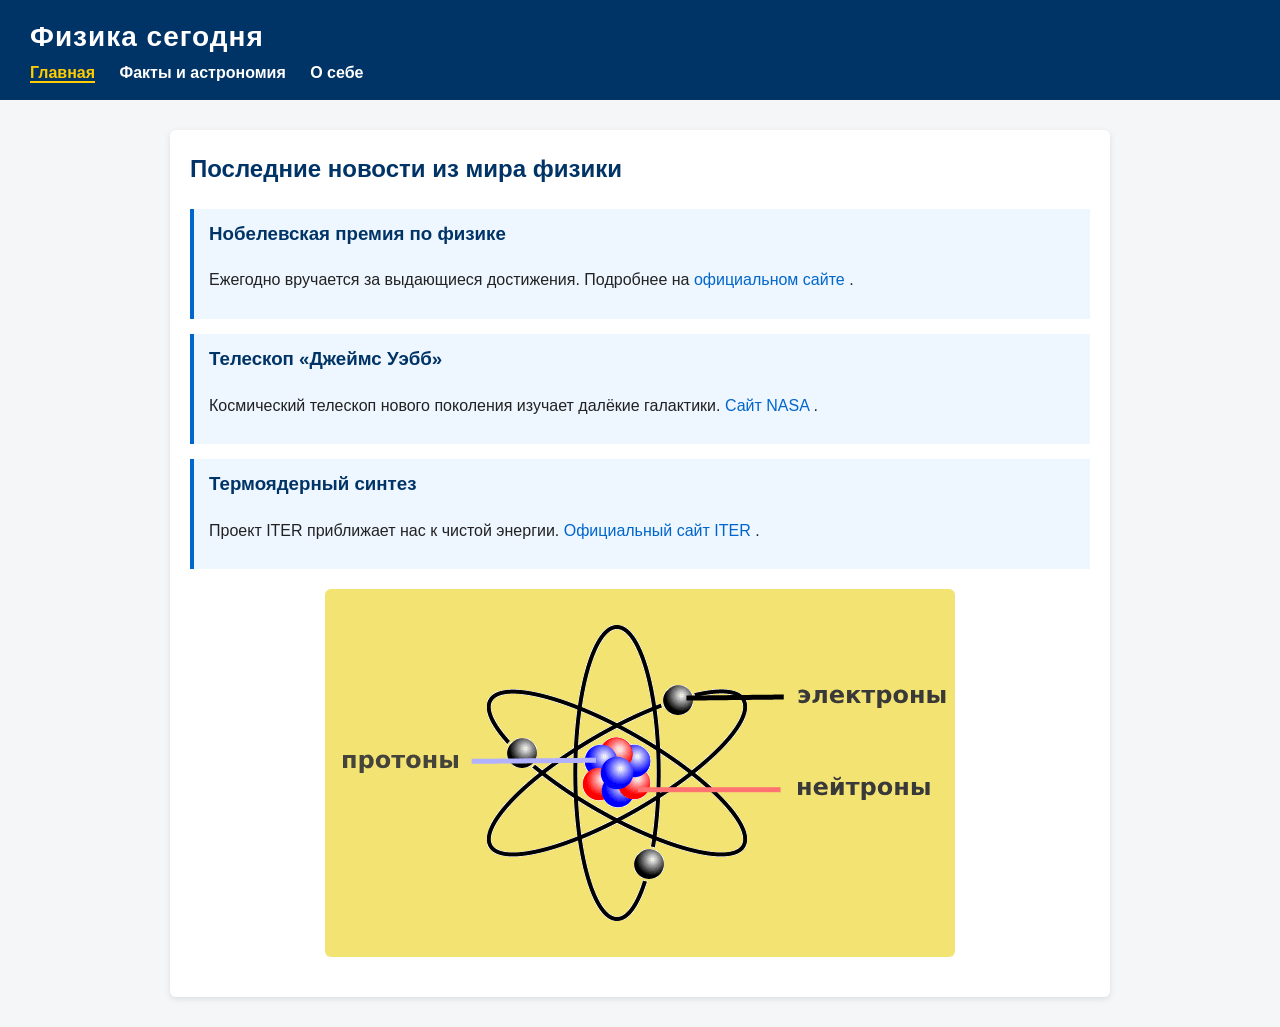
<file: lab2/index.html>
<!doctype html>
<html lang="ru">
  <head>
    <meta charset="UTF-8" />
    <title>Физика сегодня – Главная</title>
    <link rel="stylesheet" href="css/style.css" />
  </head>
  <body>
    <header class="header">
      <h1 id="site-title">Физика сегодня</h1>
      <nav>
        <a href="index.html" class="active">Главная</a>
        <a href="html/facts.html">Факты и астрономия</a>
        <a href="html/about.html">О себе</a>
      </nav>
    </header>

    <main>
      <h2>Последние новости из мира физики</h2>

      <div class="news-item">
        <h3>Нобелевская премия по физике</h3>
        <p>
          Ежегодно вручается за выдающиеся достижения. Подробнее на
          <a href="https://www.nobelprize.org/prizes/physics/" target="_blank">официальном сайте</a>
          .
        </p>
      </div>

      <div class="news-item">
        <h3>Телескоп «Джеймс Уэбб»</h3>
        <p>
          Космический телескоп нового поколения изучает далёкие галактики.
          <a href="https://webb.nasa.gov/" target="_blank">Сайт NASA</a>
          .
        </p>
      </div>

      <div class="news-item">
        <h3>Термоядерный синтез</h3>
        <p>
          Проект ITER приближает нас к чистой энергии.
          <a href="https://www.iter.org/" target="_blank">Официальный сайт ITER</a>
          .
        </p>
      </div>

      <img src="images/atom.jpg" alt="Модель атома" class="page-image" />
    </main>
  </body>
</html>
</file>
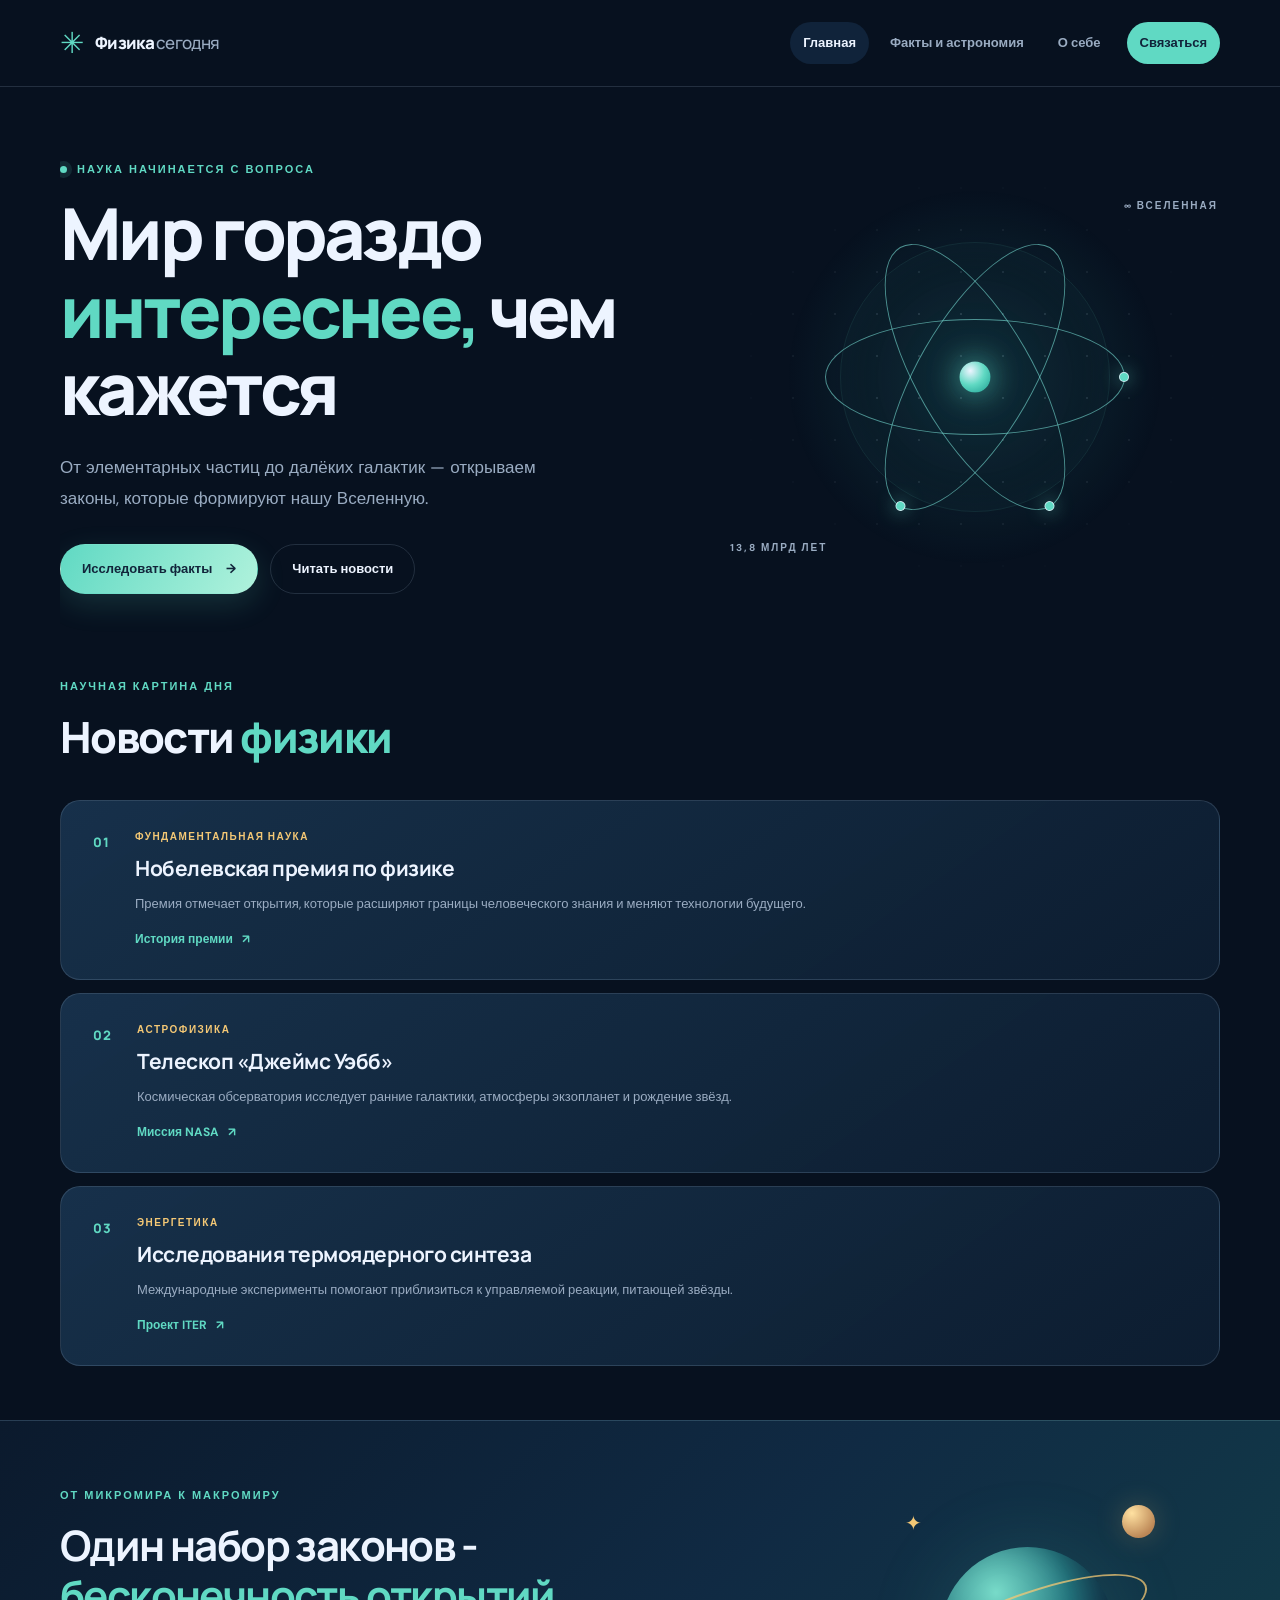
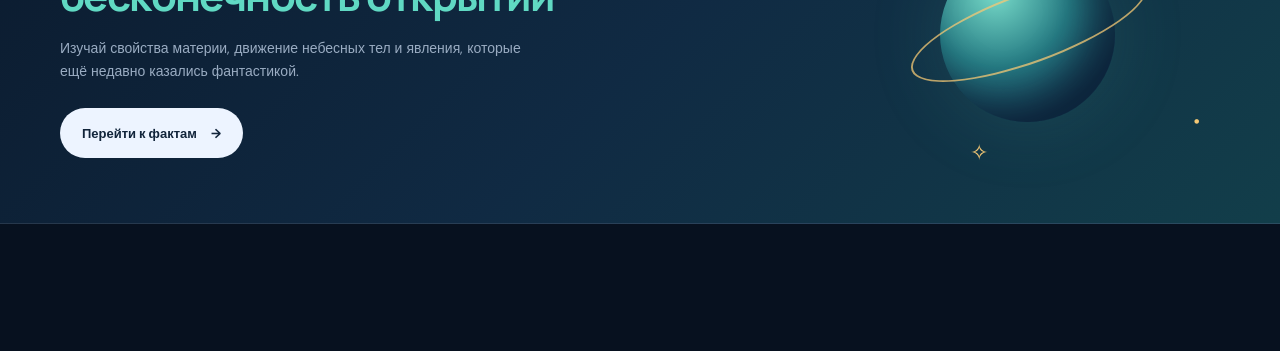
<file: lab4/index.html>
<!doctype html>
<html lang="ru" class="page-home">
<head>
  <meta charset="UTF-8">
  <meta name="viewport" content="width=device-width, initial-scale=1.0">
  <meta name="description" content="Физика сегодня - новости науки, интересные факты и астрономия.">
  <title>Физика сегодня - главная</title>
  <link rel="icon" href="images/atom.svg" type="image/svg+xml">
  <script>
    if (!window.matchMedia || !window.matchMedia('(prefers-reduced-motion: reduce)').matches) {
      document.documentElement.classList.add('motion-enabled');
    }
  </script>
  <link rel="stylesheet" href="css/style.css">
  <script src="js/main.js" defer></script>
</head>
<body>
  <header class="site-header">
    <div class="site-header__inner container">
      <a class="brand" href="index.html" aria-label="Физика сегодня - главная">
        <span class="brand__mark" aria-hidden="true">✳</span>
        <span class="brand__text">Физика <span>сегодня</span></span>
      </a>
      <nav class="site-nav" aria-label="Основная навигация">
        <a class="site-nav__link site-nav__link--active" href="index.html" aria-current="page">Главная</a>
        <a class="site-nav__link" href="html/facts.html">Факты и астрономия</a>
        <a class="site-nav__link" href="html/about.html">О себе</a>
        <a class="site-nav__link site-nav__link--accent" href="html/contact.html">Связаться</a>
      </nav>
    </div>
  </header>

  <main>
    <section class="hero container">
      <div class="hero__content">
        <p class="eyebrow"><span class="eyebrow__dot"></span> Наука начинается с вопроса</p>
        <h1 class="hero__title">Мир гораздо <span>интереснее,</span> чем кажется</h1>
        <p class="hero__text">От элементарных частиц до далёких галактик — открываем законы, которые формируют нашу Вселенную.</p>
        <div class="hero__actions">
          <a class="button button--primary" href="html/facts.html">Исследовать факты <span aria-hidden="true">→</span></a>
          <a class="button button--ghost" href="#news">Читать новости</a>
        </div>
      </div>
      <div class="hero__visual" aria-label="Стилизованная модель атома" role="img">
        <div class="atom-art">
          <span class="atom-art__core"></span>
          <span class="atom-art__orbit atom-art__orbit--one"><i></i></span>
          <span class="atom-art__orbit atom-art__orbit--two"><i></i></span>
          <span class="atom-art__orbit atom-art__orbit--three"><i></i></span>
          <span class="atom-art__halo"></span>
        </div>
        <span class="hero__visual-label hero__visual-label--top">∞ Вселенная</span>
        <span class="hero__visual-label hero__visual-label--bottom">13,8 млрд лет</span>
      </div>
    </section>


    <section class="section section--news container" id="news">
      <div class="section-heading">
        <div>
          <p class="eyebrow">Научная картина дня</p>
          <h2 class="section-heading__title">Новости <span>физики</span></h2>
        </div>
      </div>

      <div class="news-list">
        <article class="news-card">
          <div class="news-card__number">01</div>
          <div class="news-card__body">
            <p class="news-card__tag">Фундаментальная наука</p>
            <h3>Нобелевская премия по физике</h3>
            <p>Премия отмечает открытия, которые расширяют границы человеческого знания и меняют технологии будущего.</p>
            <a class="text-link" href="https://www.nobelprize.org/prizes/physics/" target="_blank" rel="noopener noreferrer">История премии <span aria-hidden="true">↗</span></a>
          </div>
        </article>

        <article class="news-card">
          <div class="news-card__number">02</div>
          <div class="news-card__body">
            <p class="news-card__tag">Астрофизика</p>
            <h3>Телескоп «Джеймс Уэбб»</h3>
            <p>Космическая обсерватория исследует ранние галактики, атмосферы экзопланет и рождение звёзд.</p>
            <a class="text-link" href="https://webb.nasa.gov/" target="_blank" rel="noopener noreferrer">Миссия NASA <span aria-hidden="true">↗</span></a>
          </div>
        </article>

        <article class="news-card">
          <div class="news-card__number">03</div>
          <div class="news-card__body">
            <p class="news-card__tag">Энергетика</p>
            <h3>Исследования термоядерного синтеза</h3>
            <p>Международные эксперименты помогают приблизиться к управляемой реакции, питающей звёзды.</p>
            <a class="text-link" href="https://www.iter.org/" target="_blank" rel="noopener noreferrer">Проект ITER <span aria-hidden="true">↗</span></a>
          </div>
        </article>
      </div>
    </section>

    <section class="feature-band">
      <div class="container feature-band__inner">
        <div class="feature-band__copy">
          <p class="eyebrow">От микромира к макромиру</p>
          <h2>Один набор законов - <span>бесконечность открытий</span></h2>
          <p>Изучай свойства материи, движение небесных тел и явления, которые ещё недавно казались фантастикой.</p>
          <a class="button button--light" href="html/facts.html">Перейти к фактам <span aria-hidden="true">→</span></a>
        </div>
        <div class="feature-band__art" aria-hidden="true">
          <div class="planet planet--large"></div>
          <div class="planet planet--small"></div>
          <div class="planet__ring"></div>
          <span class="feature-band__star feature-band__star--one">✦</span>
          <span class="feature-band__star feature-band__star--two">·</span>
          <span class="feature-band__star feature-band__star--three">✧</span>
        </div>
      </div>
    </section>
  </main>

  <footer class="site-footer">
    <div class="container site-footer__inner">
      <a class="brand brand--footer" href="index.html"><span class="brand__mark" aria-hidden="true">✳</span><span class="brand__text">Физика <span>сегодня</span></span></a>
      <p>Исследуй. Сомневайся. Открывай.</p>
    </div>
  </footer>
</body>
</html>
</file>
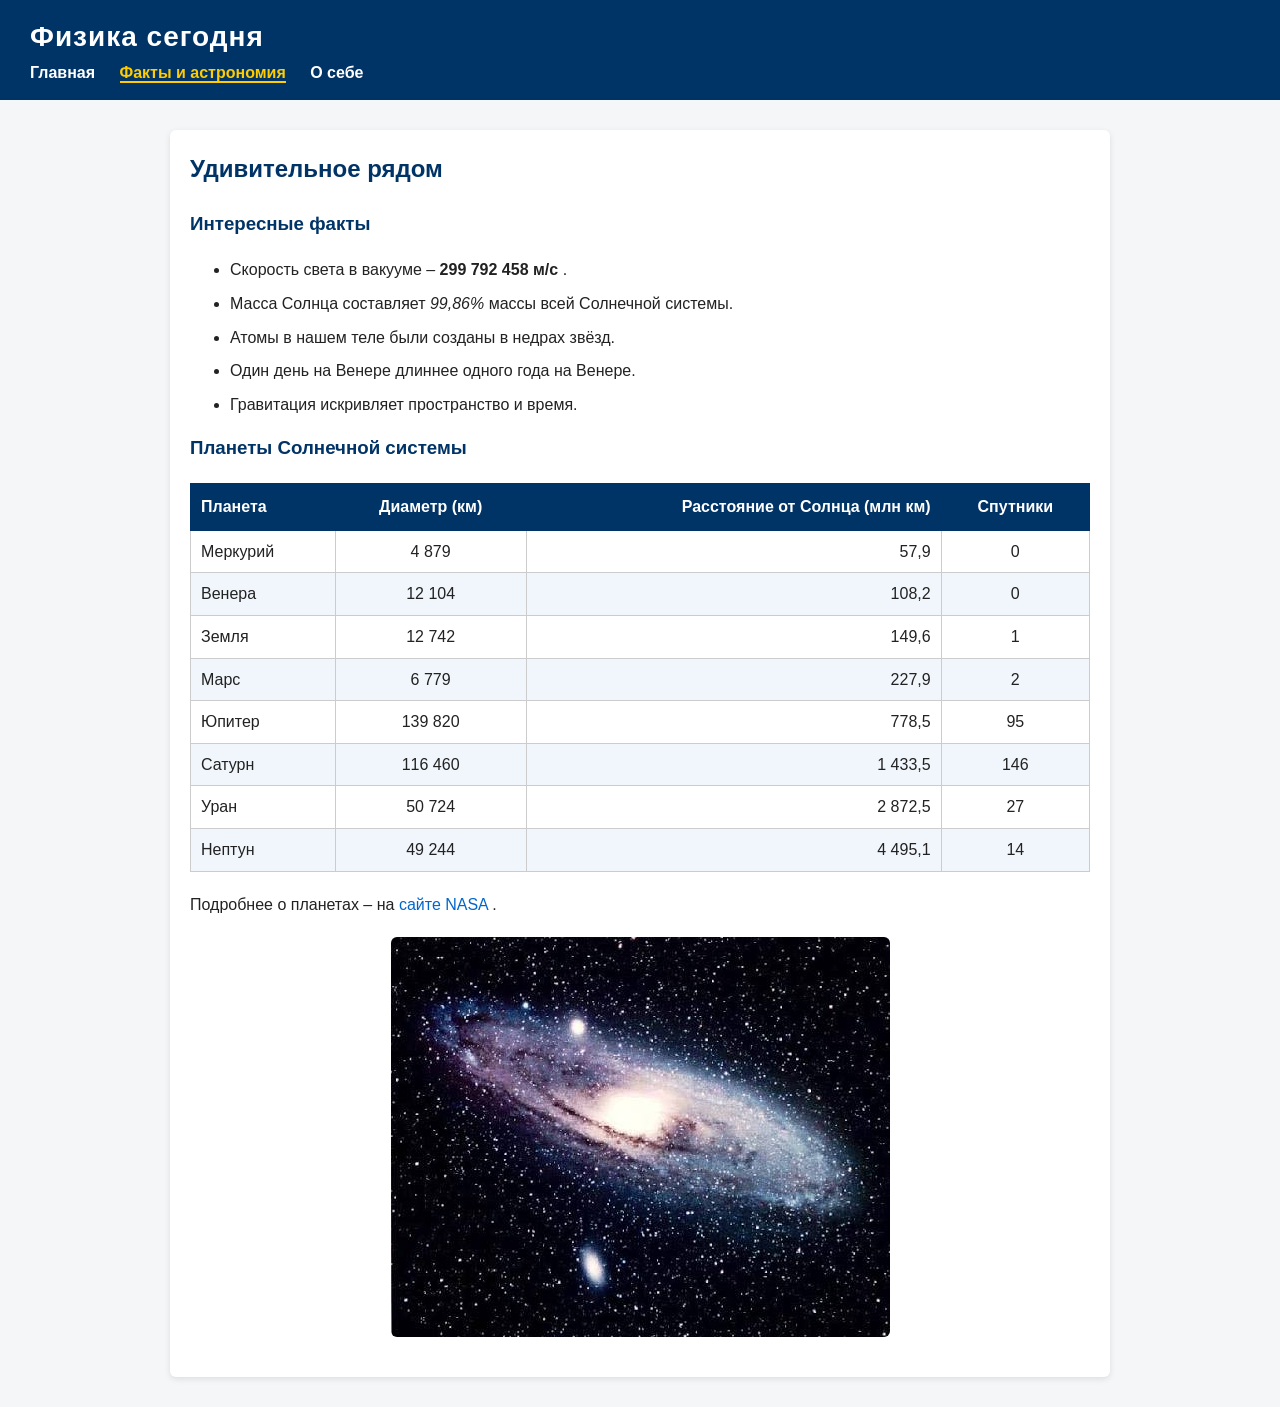
<file: lab2/html/facts.html>
<!doctype html>
<html lang="ru">
  <head>
    <meta charset="UTF-8" />
    <title>Физика сегодня – Факты</title>
    <link rel="stylesheet" href="../css/style.css" />
  </head>
  <body>
    <header class="header">
      <h1 id="site-title">Физика сегодня</h1>
      <nav>
        <a href="../index.html">Главная</a>
        <a href="facts.html" class="active">Факты и астрономия</a>
        <a href="about.html">О себе</a>
      </nav>
    </header>

    <main>
      <h2>Удивительное рядом</h2>

      <h3>Интересные факты</h3>
      <ul class="facts-list">
        <li>
          Скорость света в вакууме –
          <strong>299 792 458 м/с</strong>
          .
        </li>
        <li>
          Масса Солнца составляет
          <em>99,86%</em>
          массы всей Солнечной системы.
        </li>
        <li>Атомы в нашем теле были созданы в недрах звёзд.</li>
        <li>Один день на Венере длиннее одного года на Венере.</li>
        <li>Гравитация искривляет пространство и время.</li>
      </ul>

      <h3>Планеты Солнечной системы</h3>
      <table class="planets-table">
        <thead>
          <tr>
            <th class="left">Планета</th>
            <th class="center">Диаметр (км)</th>
            <th class="right">Расстояние от Солнца (млн км)</th>
            <th class="center">Спутники</th>
          </tr>
        </thead>
        <tbody>
          <tr>
            <td class="left">Меркурий</td>
            <td class="center">4 879</td>
            <td class="right">57,9</td>
            <td class="center">0</td>
          </tr>
          <tr>
            <td class="left">Венера</td>
            <td class="center">12 104</td>
            <td class="right">108,2</td>
            <td class="center">0</td>
          </tr>
          <tr>
            <td class="left">Земля</td>
            <td class="center">12 742</td>
            <td class="right">149,6</td>
            <td class="center">1</td>
          </tr>
          <tr>
            <td class="left">Марс</td>
            <td class="center">6 779</td>
            <td class="right">227,9</td>
            <td class="center">2</td>
          </tr>
          <tr>
            <td class="left">Юпитер</td>
            <td class="center">139 820</td>
            <td class="right">778,5</td>
            <td class="center">95</td>
          </tr>
          <tr>
            <td class="left">Сатурн</td>
            <td class="center">116 460</td>
            <td class="right">1 433,5</td>
            <td class="center">146</td>
          </tr>
          <tr>
            <td class="left">Уран</td>
            <td class="center">50 724</td>
            <td class="right">2 872,5</td>
            <td class="center">27</td>
          </tr>
          <tr>
            <td class="left">Нептун</td>
            <td class="center">49 244</td>
            <td class="right">4 495,1</td>
            <td class="center">14</td>
          </tr>
        </tbody>
      </table>

      <p>
        Подробнее о планетах – на
        <a href="https://solarsystem.nasa.gov/" target="_blank">сайте NASA</a>
        .
      </p>

      <img src="../images/space.jpg" alt="Космос" class="page-image" />
    </main>
  </body>
</html>
</file>
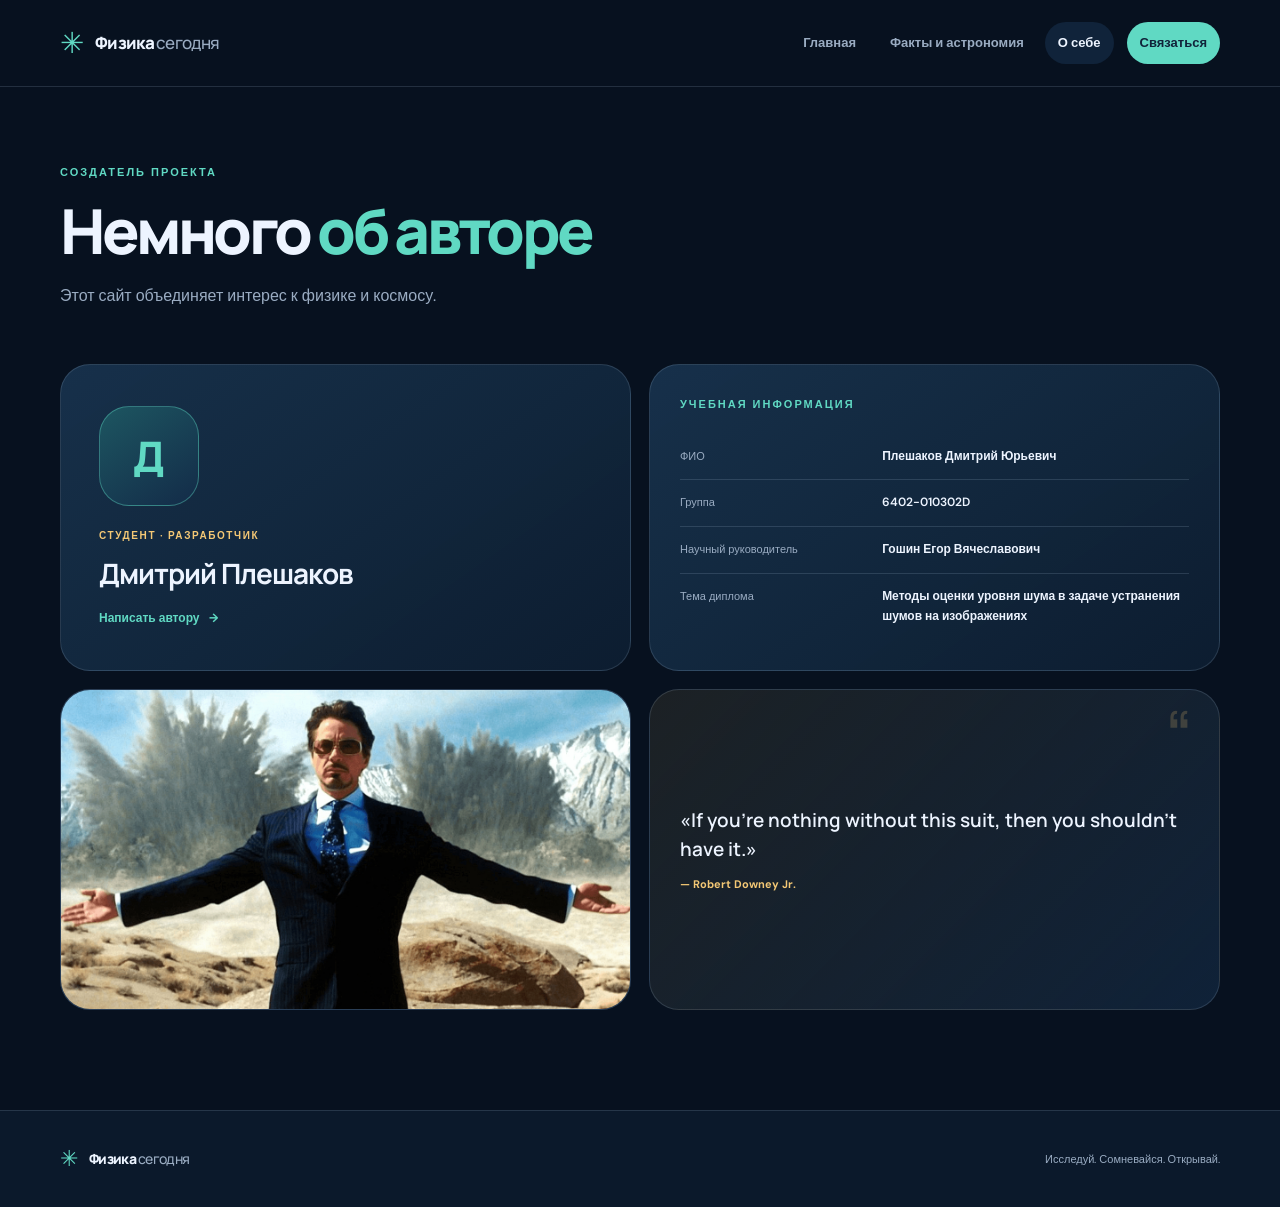
<file: lab4/html/about.html>
<!doctype html>
<html lang="ru">
<head>
  <meta charset="UTF-8">
  <meta name="viewport" content="width=device-width, initial-scale=1.0">
  <meta name="description" content="Информация об авторе учебного проекта Физика сегодня.">
  <title>Физика сегодня - о себе</title>
  <link rel="icon" href="../images/atom.svg" type="image/svg+xml">
  <link rel="stylesheet" href="../css/style.css">
  <script src="../js/main.js" defer></script>
</head>
<body>
  <header class="site-header">
    <div class="site-header__inner container">
      <a class="brand" href="../index.html" aria-label="Физика сегодня - главная"><span class="brand__mark" aria-hidden="true">✳</span><span class="brand__text">Физика <span>сегодня</span></span></a>
      <nav class="site-nav" aria-label="Основная навигация">
        <a class="site-nav__link" href="../index.html">Главная</a>
        <a class="site-nav__link" href="facts.html">Факты и астрономия</a>
        <a class="site-nav__link site-nav__link--active" href="about.html" aria-current="page">О себе</a>
        <a class="site-nav__link site-nav__link--accent" href="contact.html">Связаться</a>
      </nav>
    </div>
  </header>

  <main class="container page-main">
    <section class="page-hero page-hero--compact">
      <p class="eyebrow">Создатель проекта</p>
      <h1 class="page-hero__title">Немного <span>об авторе</span></h1>
      <p class="page-hero__text">Этот сайт объединяет интерес к физике и космосу.</p>
    </section>

    <section class="profile-layout">
      <article class="profile-card">
        <div class="profile-card__avatar" aria-hidden="true"><span>Д</span></div>
        <p class="profile-card__caption">Студент · Разработчик</p>
        <h2>Дмитрий Плешаков</h2>
        <a class="text-link" href="contact.html">Написать автору <span aria-hidden="true">→</span></a>
      </article>

      <div class="info-panel">
        <p class="eyebrow">Учебная информация</p>
        <dl class="info-list">
          <div class="info-list__row"><dt>ФИО</dt><dd>Плешаков Дмитрий Юрьевич</dd></div>
          <div class="info-list__row"><dt>Группа</dt><dd>6402-010302D</dd></div>
          <div class="info-list__row"><dt>Научный руководитель</dt><dd>Гошин Егор Вячеславович</dd></div>
          <div class="info-list__row"><dt>Тема диплома</dt><dd>Методы оценки уровня шума в задаче устранения шумов на изображениях</dd></div>
        </dl>
      </div>

      <figure class="profile-photo">
        <img class="profile-photo__image" src="../images/avatar.jpg" alt="Фотография Тони Карка" loading="eager" decoding="async" fetchpriority="high">
      </figure>

      <figure class="quote-card">
        <span class="quote-card__mark" aria-hidden="true">“</span>
        <blockquote>«If you're nothing without this suit, then you shouldn't have it.»</blockquote>
        <figcaption>— Robert Downey Jr.</figcaption>
      </figure>
    </section>

  </main>

  <footer class="site-footer"><div class="container site-footer__inner"><a class="brand brand--footer" href="../index.html"><span class="brand__mark" aria-hidden="true">✳</span><span class="brand__text">Физика <span>сегодня</span></span></a><p>Исследуй. Сомневайся. Открывай.</p></div></footer>
</body>
</html>
</file>
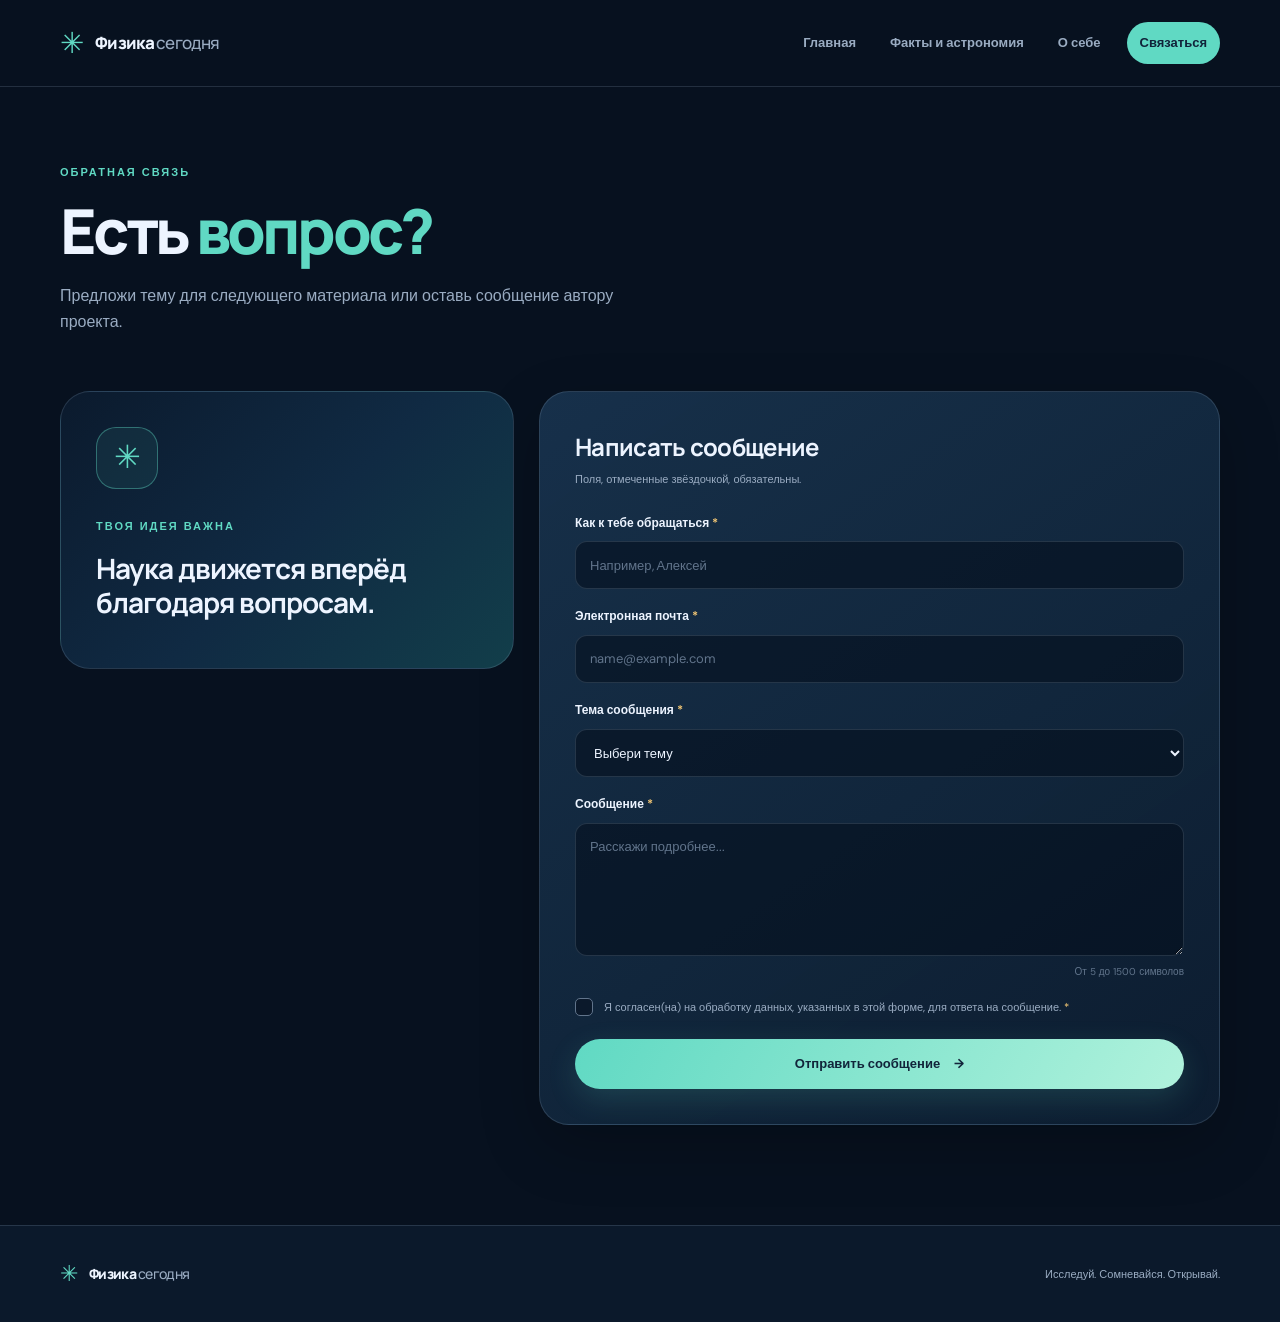
<file: lab4/html/contact.html>
<!doctype html>
<html lang="ru">
<head>
  <meta charset="UTF-8">
  <meta name="viewport" content="width=device-width, initial-scale=1.0">
  <meta name="description" content="Форма обратной связи проекта Физика сегодня.">
  <title>Физика сегодня - обратная связь</title>
  <link rel="icon" href="../images/atom.svg" type="image/svg+xml">
  <link rel="stylesheet" href="../css/style.css">
  <script src="../js/main.js" defer></script>
</head>
<body>
  <header class="site-header">
    <div class="site-header__inner container">
      <a class="brand" href="../index.html" aria-label="Физика сегодня - главная"><span class="brand__mark" aria-hidden="true">✳</span><span class="brand__text">Физика <span>сегодня</span></span></a>
      <nav class="site-nav" aria-label="Основная навигация">
        <a class="site-nav__link" href="../index.html">Главная</a>
        <a class="site-nav__link" href="facts.html">Факты и астрономия</a>
        <a class="site-nav__link" href="about.html">О себе</a>
        <a class="site-nav__link site-nav__link--accent site-nav__link--active" href="contact.html" aria-current="page">Связаться</a>
      </nav>
    </div>
  </header>

  <main class="container page-main">
    <section class="page-hero page-hero--compact">
      <p class="eyebrow">Обратная связь</p>
      <h1 class="page-hero__title">Есть <span>вопрос?</span></h1>
      <p class="page-hero__text">Предложи тему для следующего материала или оставь сообщение автору проекта.</p>
    </section>

    <section class="contact-layout">
      <aside class="contact-aside">
        <div class="contact-aside__orb" aria-hidden="true">✳</div>
        <p class="eyebrow">Твоя идея важна</p>
        <h2>Наука движется вперёд благодаря вопросам.</h2>
      </aside>

      <form class="contact-form" id="contact-form">
        <div class="contact-form__heading"><h2>Написать сообщение</h2><p>Поля, отмеченные звёздочкой, обязательны.</p></div>
        <div class="form-field">
          <label class="form-field__label" for="visitor-name">Как к тебе обращаться <span>*</span></label>
          <input class="form-field__control" id="visitor-name" name="name" type="text" placeholder="Например, Алексей" autocomplete="name" minlength="2" maxlength="80" required>
        </div>
        <div class="form-field">
          <label class="form-field__label" for="visitor-email">Электронная почта <span>*</span></label>
          <input class="form-field__control" id="visitor-email" name="email" type="email" placeholder="name@example.com" autocomplete="email" maxlength="120" required>
        </div>
        <div class="form-field">
          <label class="form-field__label" for="message-topic">Тема сообщения <span>*</span></label>
          <select class="form-field__control" id="message-topic" name="topic" required>
            <option value="" selected disabled>Выбери тему</option>
            <option value="Вопрос по физике">Вопрос по физике</option>
            <option value="Идея для статьи">Идея для статьи</option>
            <option value="Сотрудничество">Сотрудничество</option>
            <option value="Отзыв о сайте">Отзыв о сайте</option>
          </select>
        </div>
        <div class="form-field">
          <label class="form-field__label" for="visitor-message">Сообщение <span>*</span></label>
          <textarea class="form-field__control form-field__control--textarea" id="visitor-message" name="message" rows="5" placeholder="Расскажи подробнее..." minlength="5" maxlength="1500" required></textarea>
          <span class="form-field__hint">От 5 до 1500 символов</span>
        </div>
        <label class="consent-check" for="data-consent">
          <input id="data-consent" name="consent" type="checkbox" value="yes" required>
          <span class="consent-check__box" aria-hidden="true"></span>
          <span>Я согласен(на) на обработку данных, указанных в этой форме, для ответа на сообщение. <span>*</span></span>
        </label>
        <button class="button button--primary contact-form__submit" type="submit">Отправить сообщение <span aria-hidden="true">→</span></button>
      </form>
    </section>
  </main>

  <footer class="site-footer"><div class="container site-footer__inner"><a class="brand brand--footer" href="../index.html"><span class="brand__mark" aria-hidden="true">✳</span><span class="brand__text">Физика <span>сегодня</span></span></a><p>Исследуй. Сомневайся. Открывай.</p></div></footer>
</body>
</html>
</file>
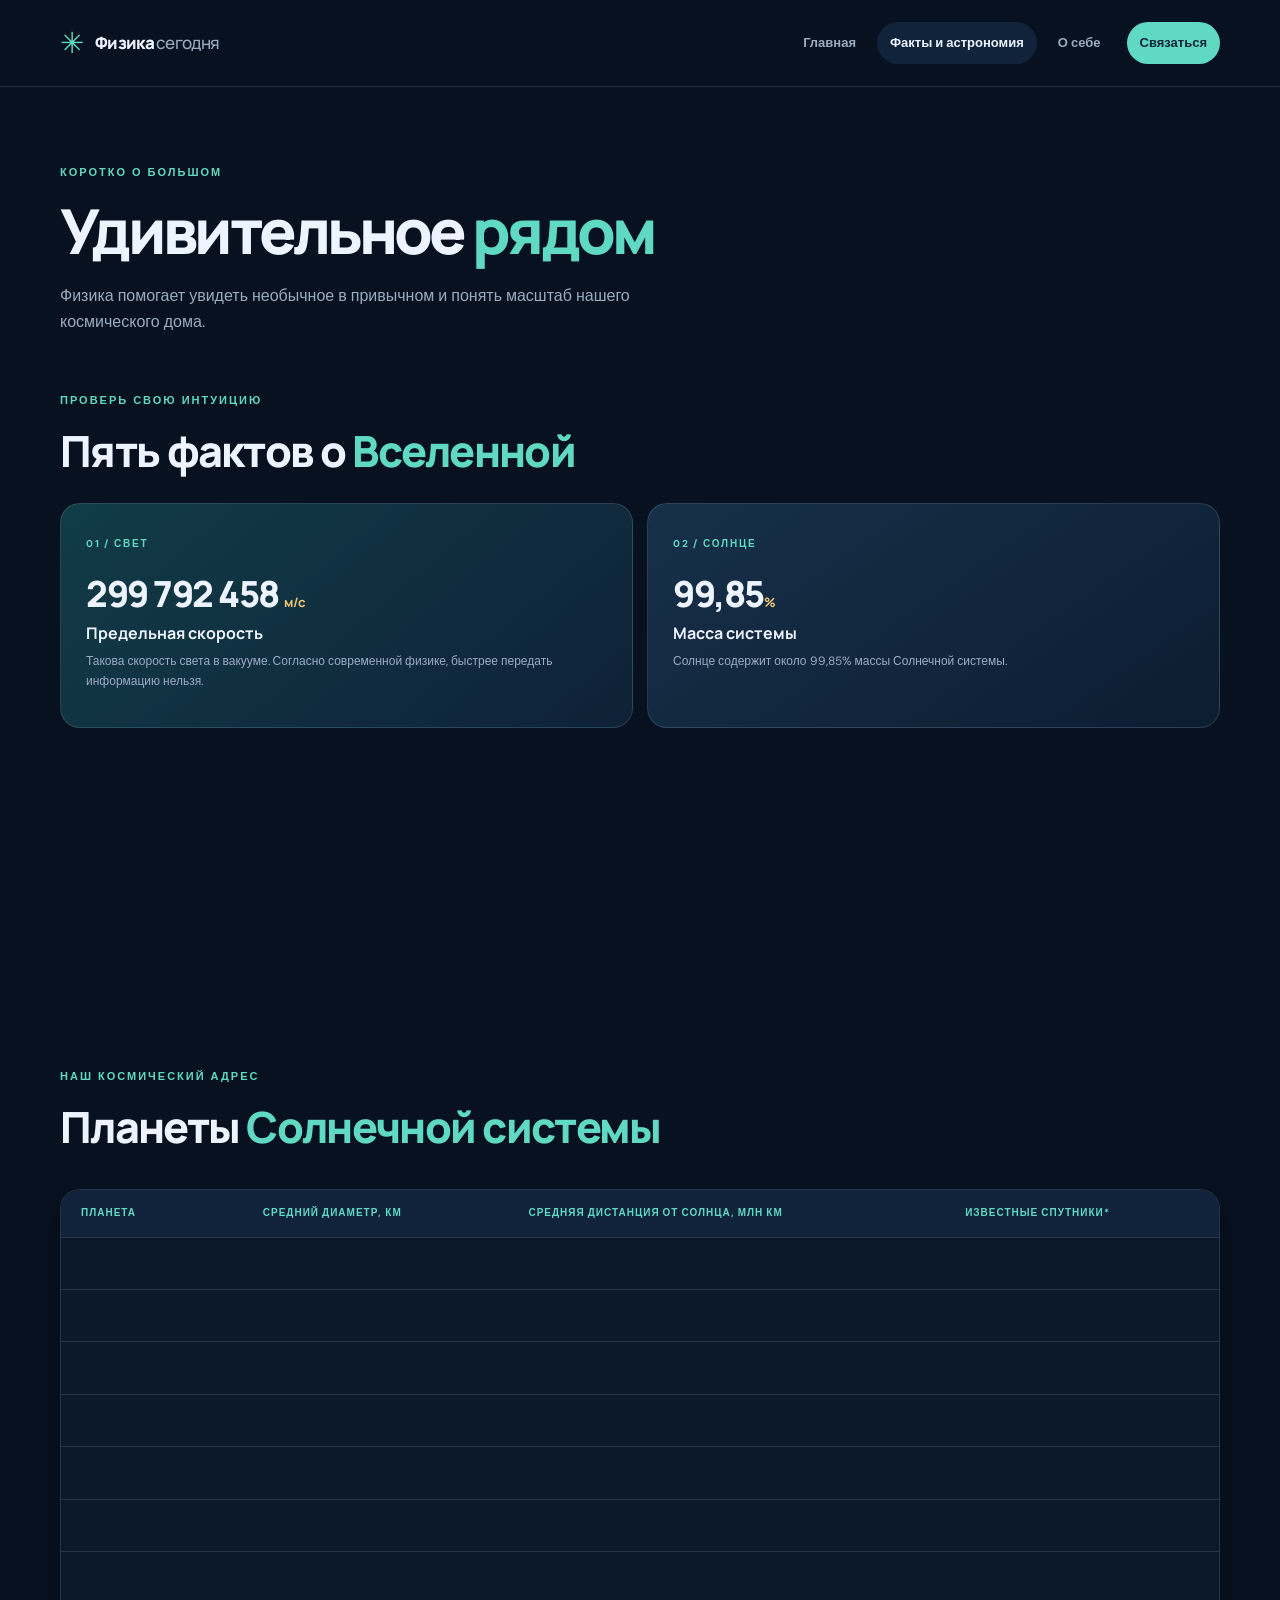
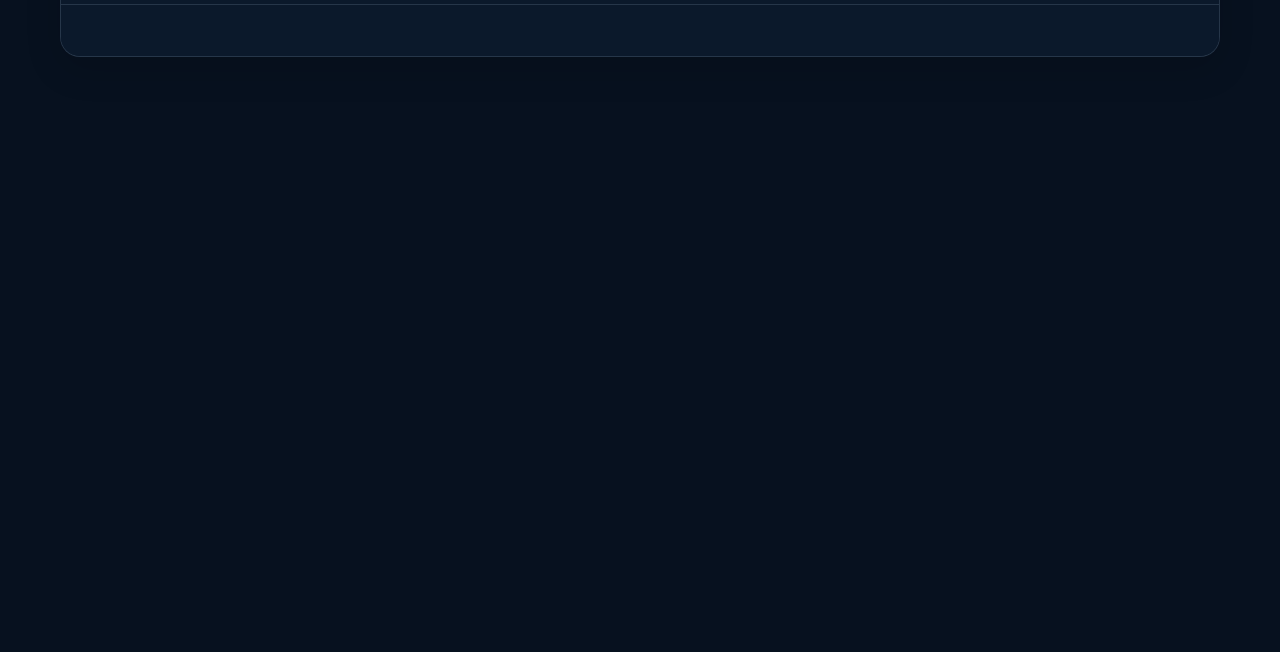
<file: lab4/html/facts.html>
<!doctype html>
<html lang="ru" class="page-facts">
<head>
  <meta charset="UTF-8">
  <meta name="viewport" content="width=device-width, initial-scale=1.0">
  <meta name="description" content="Удивительные факты физики и справочник планет Солнечной системы.">
  <title>Физика сегодня - факты и астрономия</title>
  <link rel="icon" href="../images/atom.svg" type="image/svg+xml">
  <script>
    if (!window.matchMedia || !window.matchMedia('(prefers-reduced-motion: reduce)').matches) {
      document.documentElement.classList.add('motion-enabled');
    }
  </script>
  <link rel="stylesheet" href="../css/style.css">
  <script src="../js/main.js" defer></script>
</head>
<body>
  <header class="site-header">
    <div class="site-header__inner container">
      <a class="brand" href="../index.html" aria-label="Физика сегодня - главная"><span class="brand__mark" aria-hidden="true">✳</span><span class="brand__text">Физика <span>сегодня</span></span></a>
      <nav class="site-nav" aria-label="Основная навигация">
        <a class="site-nav__link" href="../index.html">Главная</a>
        <a class="site-nav__link site-nav__link--active" href="facts.html" aria-current="page">Факты и астрономия</a>
        <a class="site-nav__link" href="about.html">О себе</a>
        <a class="site-nav__link site-nav__link--accent" href="contact.html">Связаться</a>
      </nav>
    </div>
  </header>

  <main class="container page-main">
    <section class="page-hero page-hero--compact">
      <p class="eyebrow">Коротко о большом</p>
      <h1 class="page-hero__title">Удивительное <span>рядом</span></h1>
      <p class="page-hero__text">Физика помогает увидеть необычное в привычном и понять масштаб нашего космического дома.</p>
    </section>

    <section class="section section--tight">
      <div class="section-heading section-heading--simple">
        <div><p class="eyebrow">Проверь свою интуицию</p><h2 class="section-heading__title">Пять фактов о <span>Вселенной</span></h2></div>
      </div>
      <div class="facts-grid">
        <article class="fact-card fact-card--featured">
          <span class="fact-card__index">01 / СВЕТ</span>
          <p class="fact-card__value">299 792 458 <small>м/с</small></p>
          <h3>Предельная скорость</h3>
          <p>Такова скорость света в вакууме. Согласно современной физике, быстрее передать информацию нельзя.</p>
        </article>
        <article class="fact-card">
          <span class="fact-card__index">02 / СОЛНЦЕ</span>
          <p class="fact-card__value">99,85<small>%</small></p>
          <h3>Масса системы</h3>
          <p>Солнце содержит около 99,85% массы Солнечной системы.</p>
        </article>
        <article class="fact-card">
          <span class="fact-card__index">03 / ЗВЁЗДЫ</span>
          <p class="fact-card__value">Звёздная <small>пыль</small></p>
          <h3>Мы - часть космоса</h3>
          <p>Многие элементы тяжелее водорода и гелия образовались внутри звёзд или при звёздных взрывах.</p>
        </article>
        <article class="fact-card">
          <span class="fact-card__index">04 / ВЕНЕРА</span>
          <p class="fact-card__value">243 <small>дня</small></p>
          <h3>Медленное вращение</h3>
          <p>Сидерический период вращения Венеры - около 243 земных суток, а год на Венере длится примерно 224,7 суток. Венера вращается в обратном направлении по сравнению с большинством планет.</p>
        </article>
        <article class="fact-card">
          <span class="fact-card__index">05 / ГРАВИТАЦИЯ</span>
          <p class="fact-card__value">Пространство <small>и время</small></p>
          <h3>Геометрия Вселенной</h3>
          <p>Согласно общей теории относительности, масса и энергия влияют на геометрию пространства-времени.</p>
        </article>
      </div>
    </section>

    <section class="section planets-section">
      <div class="section-heading">
        <div><p class="eyebrow">Наш космический адрес</p><h2 class="section-heading__title">Планеты <span>Солнечной системы</span></h2></div>
      </div>
      <div class="table-wrap">
        <table class="planets-table">
          <thead><tr><th scope="col">Планета</th><th scope="col">Средний диаметр, км</th><th scope="col">Средняя дистанция от Солнца, млн км</th><th scope="col">Известные спутники*</th></tr></thead>
          <tbody>
            <tr><th scope="row"><span class="planet-dot planet-dot--mercury"></span>Меркурий</th><td>4 879</td><td>57,9</td><td>0</td></tr>
            <tr><th scope="row"><span class="planet-dot planet-dot--venus"></span>Венера</th><td>12 104</td><td>108,2</td><td>0</td></tr>
            <tr><th scope="row"><span class="planet-dot planet-dot--earth"></span>Земля</th><td>12 742</td><td>149,6</td><td>1</td></tr>
            <tr><th scope="row"><span class="planet-dot planet-dot--mars"></span>Марс</th><td>6 779</td><td>227,9</td><td>2</td></tr>
            <tr><th scope="row"><span class="planet-dot planet-dot--jupiter"></span>Юпитер</th><td>139 822</td><td>778,3</td><td>115</td></tr>
            <tr><th scope="row"><span class="planet-dot planet-dot--saturn"></span>Сатурн</th><td>116 464</td><td>1 426,7</td><td>293</td></tr>
            <tr><th scope="row"><span class="planet-dot planet-dot--uranus"></span>Уран</th><td>50 724</td><td>2 870,7</td><td>29</td></tr>
            <tr><th scope="row"><span class="planet-dot planet-dot--neptune"></span>Нептун</th><td>49 244</td><td>4 498,4</td><td>16</td></tr>
          </tbody>
        </table>
      </div>
    </section>

    <section class="cosmos-callout">
      <div class="cosmos-callout__text"><p class="eyebrow">Продолжай исследование</p><h2>Следующий вопрос может привести к большому открытию.</h2><a class="button button--primary" href="contact.html">Предложить тему <span aria-hidden="true">→</span></a></div>
      <img class="cosmos-callout__image" src="../images/space.svg" alt="Стилизованное изображение планеты и звёзд" loading="lazy">
    </section>
  </main>

  <footer class="site-footer"><div class="container site-footer__inner"><a class="brand brand--footer" href="../index.html"><span class="brand__mark" aria-hidden="true">✳</span><span class="brand__text">Физика <span>сегодня</span></span></a><p>Исследуй. Сомневайся. Открывай.</p></div></footer>
</body>
</html>
</file>
<file: lab2/css/style.css>
body {
  font-family: Arial, sans-serif;
  background-color: #f4f6f8;
  color: #222;
  margin: 0;
  padding: 0;
  line-height: 1.6;
}

h1,
h2,
h3 {
  color: #003366;
  margin-top: 0;
}

a {
  color: #0066cc;
  text-decoration: none;
}

a:hover {
  text-decoration: underline;
  color: #cc3300;
}

img {
  max-width: 100%;
  height: auto;
}

#site-title {
  color: #ffffff;
  margin: 0;
  font-size: 28px;
  letter-spacing: 1px;
}

.header {
  background-color: #003366;
  padding: 15px 30px;
}

.header nav a {
  color: #ffffff;
  margin-right: 20px;
  font-weight: bold;
}

.header nav a.active {
  color: #ffcc00;
  border-bottom: 2px solid #ffcc00;
}

.header nav a.active:hover {
  text-decoration: none;
}

main {
  max-width: 900px;
  margin: 30px auto;
  padding: 20px;
  background-color: #ffffff;
  border-radius: 6px;
  box-shadow: 0 2px 6px rgba(0, 0, 0, 0.1);
}

.news-item {
  border-left: 4px solid #0066cc;
  padding: 10px 15px;
  margin-bottom: 15px;
  background-color: #eef6ff;
}

.facts-list li {
  margin-bottom: 8px;
}

.info-block {
  background-color: #f0f8ff;
  padding: 15px 20px;
  border-left: 4px solid #003366;
  margin-bottom: 20px;
}

.label {
  font-weight: bold;
  color: #003366;
}

blockquote {
  background-color: #fff8e1;
  border-left: 4px solid #ffcc00;
  padding: 15px 20px;
  font-style: italic;
  color: #444;
  margin: 20px 0;
}

blockquote cite {
  display: block;
  margin-top: 10px;
  font-style: normal;
  font-weight: bold;
  color: #003366;
}

.page-image {
  display: block;
  margin: 20px auto;
  border-radius: 6px;
}

footer {
  text-align: center;
  padding: 15px;
  color: #666;
  font-size: 14px;
}

.planets-table {
  width: 100%;
  border-collapse: collapse;
  margin: 20px 0;
  background-color: #ffffff;
}

.planets-table th {
  background-color: #003366;
  color: #ffffff;
  padding: 10px;
  border: 1px solid #003366;
}

.planets-table td {
  padding: 8px 10px;
  border: 1px solid #ccc;
}

.planets-table tr:nth-child(even) {
  background-color: #f0f6fc;
}

.left {
  text-align: left;
}

.center {
  text-align: center;
}

.right {
  text-align: right;
}
</file>
<file: lab4/css/style.css>
@import url("https://fonts.googleapis.com/css2?family=DM+Sans:wght@400;500;600;700&family=Manrope:wght@400;500;600;700;800&display=swap");

:root {
  --color-bg: #07111f;
  --color-bg-soft: #0b192b;
  --color-surface: #10233a;
  --color-surface-raised: #142b45;
  --color-surface-light: #eaf1f8;
  --color-text: #edf4ff;
  --color-text-dark: #11243a;
  --color-muted: #9aacc2;
  --color-muted-dark: #61748b;
  --color-primary: #60d9c3;
  --color-primary-deep: #1b9d91;
  --color-accent: #f4c875;
  --color-line: rgba(177, 204, 231, 0.16);
  --color-line-dark: rgba(17, 36, 58, 0.14);
  --color-overlay: rgba(4, 12, 23, 0.72);
  --color-shadow: rgba(0, 0, 0, 0.28);
  --color-shadow-a25: rgba(0, 0, 0, 0.25);
  --color-star: rgba(220, 239, 255, 0.72);
  --color-transparent: rgba(0, 0, 0, 0);
  --color-mask-solid: #000000;
  --color-primary-a05: rgba(96, 217, 195, 0.05);
  --color-primary-a08: rgba(96, 217, 195, 0.08);
  --color-primary-a10: rgba(96, 217, 195, 0.1);
  --color-primary-a12: rgba(96, 217, 195, 0.12);
  --color-primary-a13: rgba(96, 217, 195, 0.13);
  --color-primary-a16: rgba(96, 217, 195, 0.16);
  --color-primary-a24: rgba(96, 217, 195, 0.24);
  --color-primary-a25: rgba(96, 217, 195, 0.25);
  --color-primary-a40: rgba(96, 217, 195, 0.4);
  --color-primary-a45: rgba(96, 217, 195, 0.45);
  --color-primary-a72: rgba(96, 217, 195, 0.72);
  --color-primary-a80: rgba(96, 217, 195, 0.8);
  --color-teal-haze: rgba(42, 135, 139, 0.24);
  --color-orbit: rgba(125, 229, 219, 0.58);
  --color-accent-a22: rgba(244, 200, 117, 0.22);
  --color-accent-a50: rgba(244, 200, 117, 0.5);
  --color-accent-a75: rgba(244, 200, 117, 0.75);
  --color-accent-a85: rgba(244, 200, 117, 0.85);
  --color-text-a80: rgba(237, 244, 255, 0.8);
  --color-planet-shadow: rgba(5, 18, 34, 0.52);
  --color-planet-light: #78dbc9;
  --color-planet-mid: #267c84;
  --color-planet-dark: #153b57;
  --color-moon-light: #ffe1a1;
  --color-moon-dark: #bc8756;
  --color-panel-teal: rgba(19, 65, 76, 0.9);
  --color-panel-night: rgba(15, 34, 55, 0.98);
  --color-mercury: #aab4c0;
  --color-venus: #e0b77f;
  --color-earth: #5bafe1;
  --color-mars: #d77d62;
  --color-jupiter: #d7ad82;
  --color-saturn: #e4cd91;
  --color-uranus: #8dd4d9;
  --color-neptune: #527be1;
  --color-avatar-top: #1d5661;
  --color-avatar-bottom: #132b48;
  --color-quote-top: rgba(68, 64, 48, 0.35);
  --color-quote-bottom: rgba(16, 35, 58, 0.94);
  --color-quote-mark: rgba(244, 200, 117, 0.2);
  --color-contact-field: rgba(4, 15, 28, 0.58);
  --gradient-main: linear-gradient(135deg, #0b1a2d 0%, #102a43 52%, #123e4a 100%);
  --gradient-card: linear-gradient(145deg, rgba(25, 52, 79, 0.9), rgba(13, 30, 49, 0.96));
  --gradient-accent: linear-gradient(120deg, #60d9c3, #b0f2dc);
  --shadow-card: 0 22px 60px rgba(0, 0, 0, 0.22);
  --shadow-soft: 0 12px 36px rgba(0, 0, 0, 0.14);
  --font-body: "DM Sans", Arial, sans-serif;
  --font-heading: "Manrope", "DM Sans", Arial, sans-serif;
  --radius-sm: 12px;
  --radius-md: 20px;
  --radius-lg: 30px;
  --container: 1160px;
}

* {
  box-sizing: border-box;
}
html {
  scroll-behavior: smooth;
}
body {
  margin: 0;
  min-width: 320px;
  background: var(--color-bg);
  color: var(--color-text);
  font-family: var(--font-body);
  font-size: 16px;
  line-height: 1.65;
}
a {
  color: inherit;
  text-decoration: none;
}
button,
input,
select,
textarea {
  font: inherit;
}
button,
a {
  -webkit-tap-highlight-color: var(--color-transparent);
}
img {
  display: block;
  max-width: 100%;
}
::selection {
  background: var(--color-primary);
  color: var(--color-text-dark);
}
.container {
  width: min(var(--container), calc(100% - 48px));
  margin-inline: auto;
}

.site-header {
  position: relative;
  z-index: 5;
  background: var(--color-bg);
  border-bottom: 1px solid var(--color-line);
}
.site-header__inner {
  min-height: 86px;
  display: flex;
  align-items: center;
  justify-content: space-between;
  gap: 32px;
}
.brand {
  display: inline-flex;
  align-items: center;
  gap: 11px;
  flex: 0 0 auto;
}
.brand__mark {
  color: var(--color-primary);
  font-size: 29px;
  line-height: 1;
}
.brand__text {
  color: var(--color-text);
  font-family: var(--font-heading);
  font-size: 17px;
  font-weight: 800;
  letter-spacing: -0.7px;
}
.brand__text span {
  color: var(--color-muted);
  font-weight: 500;
}
.site-nav {
  display: flex;
  align-items: center;
  justify-content: flex-end;
  gap: 8px;
  flex-wrap: wrap;
}
.site-nav__link {
  padding: 10px 13px;
  border-radius: 999px;
  color: var(--color-muted);
  font-size: 13px;
  font-weight: 700;
  transition:
    color 180ms ease,
    background 180ms ease,
    transform 180ms ease;
}
.site-nav__link:hover,
.site-nav__link--active {
  color: var(--color-text);
  background: var(--color-surface);
}
.site-nav__link--accent {
  margin-left: 5px;
  background: var(--color-primary);
  color: var(--color-text-dark);
}
.site-nav__link--accent:hover {
  background: var(--color-accent);
  color: var(--color-text-dark);
  transform: translateY(-2px);
}

.hero {
  display: flex;
  align-items: center;
  justify-content: space-between;
  gap: 50px;
  min-height: 590px;
  padding-block: 72px 82px;
  overflow: hidden;
}
.hero__content {
  flex: 1 1 55%;
  max-width: 620px;
  position: relative;
  z-index: 1;
}
.eyebrow {
  display: flex;
  align-items: center;
  gap: 10px;
  margin: 0 0 17px;
  color: var(--color-primary);
  font-size: 11px;
  font-weight: 700;
  letter-spacing: 2px;
  text-transform: uppercase;
}
.eyebrow__dot {
  width: 7px;
  height: 7px;
  border-radius: 50%;
  background: var(--color-primary);
  box-shadow: 0 0 0 5px var(--color-primary-a12);
}
.hero__title,
.page-hero__title {
  max-width: 680px;
  margin: 0;
  font-family: var(--font-heading);
  font-size: clamp(42px, 5.6vw, 72px);
  font-weight: 800;
  line-height: 1.08;
  letter-spacing: -3.7px;
}
.hero__title span,
.page-hero__title span,
.section-heading__title span {
  color: var(--color-primary);
}
.hero__text {
  max-width: 510px;
  margin: 25px 0 30px;
  color: var(--color-muted);
  font-size: 17px;
  line-height: 1.8;
}
.hero__actions {
  display: flex;
  align-items: center;
  flex-wrap: wrap;
  gap: 12px;
}
.button {
  display: inline-flex;
  justify-content: center;
  align-items: center;
  gap: 14px;
  min-height: 50px;
  padding: 0 21px;
  border: 1px solid var(--color-transparent);
  border-radius: 999px;
  cursor: pointer;
  font-size: 13px;
  font-weight: 700;
  transition:
    transform 180ms ease,
    box-shadow 180ms ease,
    background 180ms ease;
}
.button:hover {
  transform: translateY(-3px);
}
.button--primary {
  background: var(--gradient-accent);
  color: var(--color-text-dark);
  box-shadow: 0 10px 30px var(--color-primary-a16);
}
.button--primary:hover {
  box-shadow: 0 14px 34px var(--color-primary-a25);
}
.button--ghost {
  border-color: var(--color-line);
  color: var(--color-text);
  background: var(--color-transparent);
}
.button--ghost:hover {
  background: var(--color-surface);
}
.button--light {
  background: var(--color-text);
  color: var(--color-text-dark);
}
.button--light:hover {
  background: var(--color-primary);
}
.hero__visual {
  position: relative;
  display: grid;
  flex: 0 1 43%;
  place-items: center;
  min-width: 310px;
  min-height: 420px;
  isolation: isolate;
}
.hero__visual::before {
  position: absolute;
  z-index: -1;
  width: 390px;
  height: 390px;
  border-radius: 50%;
  background: radial-gradient(circle, var(--color-teal-haze), var(--color-transparent) 68%);
  content: "";
}
.hero__visual::after {
  position: absolute;
  inset: 0;
  z-index: -2;
  background-image: radial-gradient(var(--color-star) 1px, var(--color-transparent) 1.5px);
  background-size: 42px 42px;
  opacity: 0.2;
  mask-image: radial-gradient(ellipse, var(--color-mask-solid) 20%, var(--color-transparent) 72%);
  content: "";
}
.atom-art {
  position: relative;
  width: 340px;
  height: 340px;
  animation: atom-float 7s ease-in-out infinite;
}
.atom-art__core {
  position: absolute;
  top: 50%;
  left: 50%;
  width: 31px;
  height: 31px;
  border-radius: 50%;
  background: radial-gradient(
    circle at 35% 30%,
    var(--color-text),
    var(--color-primary) 48%,
    var(--color-primary-deep)
  );
  box-shadow:
    0 0 30px var(--color-primary-a72),
    0 0 80px var(--color-primary-a24);
  transform: translate(-50%, -50%);
}
.atom-art__orbit {
  position: absolute;
  top: 50%;
  left: 50%;
  width: 300px;
  height: 116px;
  border: 1px solid var(--color-orbit);
  border-radius: 50%;
  transform: translate(-50%, -50%) rotate(0deg);
}
.atom-art__orbit--one {
  transform: translate(-50%, -50%) rotate(0deg);
}
.atom-art__orbit--two {
  transform: translate(-50%, -50%) rotate(60deg);
}
.atom-art__orbit--three {
  transform: translate(-50%, -50%) rotate(120deg);
}
.atom-art__orbit i {
  position: absolute;
  width: 10px;
  height: 10px;

  border: 1px solid var(--color-text-a80);
  border-radius: 50%;
  background: var(--color-primary);
  box-shadow: 0 0 18px var(--color-primary-a80);

  offset-path: ellipse(149px 57px at 50% 50%);
  offset-anchor: center;
  offset-distance: 0%;

  animation: electron-orbit 4s linear infinite;
}
.atom-art__halo {
  position: absolute;
  inset: 35px;
  border: 1px solid var(--color-primary-a10);
  border-radius: 50%;
  box-shadow: inset 0 0 50px var(--color-primary-a05);
}
.hero__visual-label {
  position: absolute;
  color: var(--color-muted);
  font-size: 10px;
  font-weight: 700;
  letter-spacing: 2px;
  text-transform: uppercase;
}
.hero__visual-label--top {
  top: 31px;
  right: 2px;
}
.hero__visual-label--bottom {
  bottom: 31px;
  left: 0;
}
@keyframes electron-orbit {
  from {
    offset-distance: 0%;
  }

  to {
    offset-distance: 100%;
  }
}
.atom-art__orbit--one i {
  animation-duration: 4s;
}

.atom-art__orbit--two i {
  animation-duration: 5.2s;
  animation-delay: -1.3s;
}

.atom-art__orbit--three i {
  animation-duration: 6.4s;
  animation-delay: -2.5s;
}
.section-heading {
  display: flex;
  align-items: flex-end;
  justify-content: space-between;
  gap: 38px;
  margin-bottom: 38px;
}
.section-heading__title {
  margin: 0;
  font-family: var(--font-heading);
  font-size: clamp(30px, 3.5vw, 43px);
  font-weight: 800;
  line-height: 1.15;
  letter-spacing: -1.7px;
}
.section-heading--simple {
  margin-bottom: 28px;
}
.section--news {
  padding-bottom: 54px;
}
.news-list {
  display: flex;
  flex-direction: column;
  gap: 13px;
}
.news-card {
  display: flex;
  align-items: center;
  gap: 25px;
  min-height: 180px;
  padding: 27px 32px;
  border: 1px solid var(--color-line);
  border-radius: var(--radius-md);
  background: var(--gradient-card);
  transition:
    border-color 220ms ease,
    transform 220ms ease,
    box-shadow 220ms ease;
}
.news-card:hover {
  border-color: var(--color-primary-a45);
  transform: translateX(5px);
  box-shadow: var(--shadow-soft);
}
.news-card__number {
  align-self: flex-start;
  padding-top: 4px;
  color: var(--color-primary);
  font-family: var(--font-heading);
  font-size: 13px;
  font-weight: 800;
  letter-spacing: 1px;
}
.news-card__body {
  flex: 1;
}
.news-card__tag {
  margin: 0 0 6px;
  color: var(--color-accent);
  font-size: 10px;
  font-weight: 700;
  letter-spacing: 1.5px;
  text-transform: uppercase;
}
.news-card h3 {
  margin: 0 0 7px;
  font-family: var(--font-heading);
  font-size: 21px;
  letter-spacing: -0.5px;
}
.news-card__body > p:not(.news-card__tag) {
  max-width: 690px;
  margin: 0 0 11px;
  color: var(--color-muted);
  font-size: 13px;
}
.text-link {
  display: inline-flex;
  align-items: center;
  gap: 9px;
  color: var(--color-primary);
  font-size: 12px;
  font-weight: 700;
}
.text-link:hover {
  color: var(--color-accent);
}

.feature-band {
  overflow: hidden;
  background: var(--gradient-main);
  border-block: 1px solid var(--color-line);
}
.feature-band__inner {
  display: flex;
  align-items: center;
  justify-content: space-between;
  gap: 40px;
  min-height: 370px;
}
.feature-band__copy {
  max-width: 590px;
  padding-block: 65px;
}
.feature-band__copy h2 {
  margin: 0 0 17px;
  font-family: var(--font-heading);
  font-size: clamp(29px, 3.4vw, 42px);
  line-height: 1.18;
  letter-spacing: -1.6px;
}
.feature-band__copy h2 span {
  color: var(--color-primary);
}
.feature-band__copy > p:not(.eyebrow) {
  max-width: 490px;
  margin: 0 0 25px;
  color: var(--color-muted);
  font-size: 14px;
}
.feature-band__art {
  position: relative;
  flex: 0 0 370px;
  height: 310px;
}
.planet {
  position: absolute;
  top: 80px;
  left: 90px;
  width: 175px;
  height: 175px;
  border-radius: 50%;
  background: radial-gradient(
    circle at 32% 26%,
    var(--color-planet-light),
    var(--color-planet-mid) 42%,
    var(--color-planet-dark) 75%
  );
  box-shadow:
    inset -24px -22px 38px var(--color-planet-shadow),
    0 0 80px var(--color-primary-a13);
}
.planet--small {
  top: 38px;
  left: 272px;
  width: 33px;
  height: 33px;
  background: radial-gradient(circle at 30% 25%, var(--color-moon-light), var(--color-moon-dark) 74%);
  box-shadow: 0 0 28px var(--color-accent-a22);
}
.planet__ring {
  position: absolute;
  top: 126px;
  left: 54px;
  width: 250px;
  height: 70px;
  border: 2px solid var(--color-accent-a75);
  border-radius: 50%;
  transform: rotate(-20deg);
}
.feature-band__star {
  position: absolute;
  color: var(--color-accent);
}
.feature-band__star--one {
  top: 40px;
  left: 55px;
  font-size: 20px;
}
.feature-band__star--two {
  top: 220px;
  right: 20px;
  font-size: 40px;
}
.feature-band__star--three {
  bottom: 6px;
  left: 120px;
  font-size: 22px;
}

.site-footer {
  border-top: 1px solid var(--color-line);
  background: var(--color-bg-soft);
}
.site-footer__inner {
  display: flex;
  align-items: center;
  justify-content: space-between;
  gap: 20px;
  min-height: 96px;
}
.brand--footer .brand__mark {
  font-size: 22px;
}
.brand--footer .brand__text {
  font-size: 14px;
}
.site-footer__inner > p {
  margin: 0;
  color: var(--color-muted);
  font-size: 11px;
}

.page-main {
  padding-bottom: 100px;
}
.page-hero {
  padding-block: 92px 55px;
}
.page-hero--compact {
  padding-top: 76px;
}
.page-hero__title {
  font-size: clamp(40px, 5vw, 62px);
}
.page-hero__text {
  max-width: 610px;
  margin: 18px 0 0;
  color: var(--color-muted);
  font-size: 16px;
}
.facts-grid {
  display: grid;
  grid-template-columns: repeat(6, minmax(0, 1fr));
  gap: 14px;
}
.fact-card {
  grid-column: span 2;
  min-height: 225px;
  padding: 25px;
  border: 1px solid var(--color-line);
  border-radius: var(--radius-md);
  background: var(--gradient-card);
}
.fact-card--featured {
  grid-column: span 3;
  grid-row: span 1;
  background: linear-gradient(140deg, var(--color-panel-teal), var(--color-panel-night));
}
.fact-card:nth-child(2) {
  grid-column: span 3;
}
.fact-card__index {
  color: var(--color-primary);
  font-size: 10px;
  font-weight: 700;
  letter-spacing: 1.8px;
}
.fact-card__value {
  margin: 17px 0 4px;
  color: var(--color-text);
  font-family: var(--font-heading);
  font-size: clamp(25px, 3vw, 36px);
  font-weight: 800;
  letter-spacing: -1.5px;
  line-height: 1.2;
}
.fact-card__value small {
  color: var(--color-accent);
  font-size: 13px;
  font-weight: 700;
  letter-spacing: 0;
}
.fact-card h3 {
  margin: 0 0 6px;
  font-family: var(--font-heading);
  font-size: 16px;
}
.fact-card > p:last-child {
  margin: 0;
  color: var(--color-muted);
  font-size: 12px;
}
.planets-section {
  padding-top: 70px;
}
.table-wrap {
  overflow-x: auto;
  border: 1px solid var(--color-line);
  border-radius: var(--radius-md);
  background: var(--color-bg-soft);
  box-shadow: var(--shadow-soft);
}
.planets-table {
  width: 100%;
  min-width: 660px;
  border-collapse: collapse;
  text-align: left;
}
.planets-table th,
.planets-table td {
  padding: 15px 20px;
  border-bottom: 1px solid var(--color-line);
}
.planets-table thead th {
  color: var(--color-primary);
  background: var(--color-surface);
  font-size: 10px;
  font-weight: 700;
  letter-spacing: 1px;
  text-transform: uppercase;
}
.planets-table tbody th {
  color: var(--color-text);
  font-size: 13px;
  font-weight: 700;
}
.planets-table tbody td {
  color: var(--color-muted);
  font-size: 13px;
}
.planets-table tbody tr:last-child th,
.planets-table tbody tr:last-child td {
  border-bottom: 0;
}
.planets-table tbody tr {
  transition: background 160ms ease;
}
.planets-table tbody tr:hover {
  background: var(--color-surface);
}
.planet-dot {
  display: inline-block;
  width: 9px;
  height: 9px;
  margin-right: 10px;
  border-radius: 50%;
  vertical-align: 1px;
}
.planet-dot--mercury {
  background: var(--color-mercury);
}
.planet-dot--venus {
  background: var(--color-venus);
}
.planet-dot--earth {
  background: var(--color-earth);
}
.planet-dot--mars {
  background: var(--color-mars);
}
.planet-dot--jupiter {
  background: var(--color-jupiter);
}
.planet-dot--saturn {
  background: var(--color-saturn);
}
.planet-dot--uranus {
  background: var(--color-uranus);
}
.planet-dot--neptune {
  background: var(--color-neptune);
}
.cosmos-callout {
  display: flex;
  align-items: center;
  justify-content: space-between;
  gap: 35px;
  min-height: 300px;
  margin-top: 68px;
  padding: 35px 50px;
  overflow: hidden;
  border: 1px solid var(--color-line);
  border-radius: var(--radius-lg);
  background: var(--gradient-main);
}
.cosmos-callout__text {
  max-width: 570px;
}
.cosmos-callout h2 {
  margin: 0 0 24px;
  font-family: var(--font-heading);
  font-size: clamp(25px, 3vw, 36px);
  line-height: 1.2;
  letter-spacing: -1px;
}
.cosmos-callout__image {
  width: 240px;
  flex: 0 0 240px;
  filter: drop-shadow(0 20px 35px var(--color-shadow-a25));
}

.profile-layout {
  display: grid;
  grid-template-columns: repeat(2, minmax(0, 1fr));
  align-items: stretch;
  gap: 18px;
}
.profile-card,
.info-panel,
.quote-card {
  min-width: 0;
  border: 1px solid var(--color-line);
  border-radius: var(--radius-lg);
  background: var(--gradient-card);
}
.profile-card {
  display: flex;
  flex-direction: column;
  justify-content: center;
  padding: 38px;
}
.profile-card__avatar {
  position: relative;
  display: grid;
  place-items: center;
  width: 100px;
  height: 100px;
  margin-bottom: 22px;
  overflow: hidden;
  border: 1px solid var(--color-primary-a40);
  border-radius: 30px;
  background: linear-gradient(145deg, var(--color-avatar-top), var(--color-avatar-bottom));
  color: var(--color-primary);
  font-family: var(--font-heading);
  font-size: 42px;
  font-weight: 800;
}
.profile-card__caption {
  margin: 0 0 5px;
  color: var(--color-accent);
  font-size: 10px;
  font-weight: 700;
  letter-spacing: 1.6px;
  text-transform: uppercase;
}
.profile-card h2 {
  margin: 0 0 13px;
  font-family: var(--font-heading);
  font-size: 28px;
  letter-spacing: -1px;
}
.info-panel {
  padding: 30px;
}
.info-panel .eyebrow {
  margin-bottom: 20px;
}
.info-list {
  margin: 0;
}
.info-list__row {
  display: grid;
  grid-template-columns: minmax(145px, 0.75fr) minmax(0, 1.25fr);
  gap: 18px;
  padding: 13px 0;
  border-bottom: 1px solid var(--color-line);
}
.info-list__row:last-child {
  border-bottom: 0;
}
.info-list dt {
  color: var(--color-muted);
  font-size: 11px;
}
.info-list dd {
  margin: 0;
  color: var(--color-text);
  font-size: 12px;
  font-weight: 600;
}
.quote-card {
  position: relative;
  display: flex;
  flex-direction: column;
  justify-content: center;
  margin: 0;
  padding: 25px 30px 24px;
  background: linear-gradient(135deg, var(--color-quote-top), var(--color-quote-bottom));
}
.quote-card__mark {
  position: absolute;
  top: 9px;
  right: 25px;
  color: var(--color-quote-mark);
  font-family: var(--font-heading);
  font-size: 80px;
  line-height: 1;
}
.quote-card blockquote {
  position: relative;
  margin: 0 0 12px;
  max-width: 510px;
  color: var(--color-text);
  font-family: var(--font-heading);
  font-size: 19px;
  font-weight: 600;
  line-height: 1.5;
}
.quote-card figcaption {
  color: var(--color-accent);
  font-size: 11px;
  font-weight: 700;
}
.profile-photo {
  min-width: 0;
  aspect-ratio: 16 / 9;
  margin: 0;
  overflow: hidden;
  border: 1px solid var(--color-line);
  border-radius: var(--radius-lg);
  background: var(--color-surface);
}
.profile-photo__image {
  width: 100%;
  height: 100%;
  object-fit: cover;
}

.contact-layout {
  display: grid;
  grid-template-columns: minmax(0, 0.8fr) minmax(0, 1.2fr);
  align-items: start;
  gap: 25px;
}
.contact-aside {
  position: sticky;
  top: 30px;
  padding: 35px;
  border: 1px solid var(--color-line);
  border-radius: var(--radius-lg);
  background: var(--gradient-main);
}
.contact-aside__orb {
  display: grid;
  place-items: center;
  width: 62px;
  height: 62px;
  margin-bottom: 28px;
  border: 1px solid var(--color-primary-a40);
  border-radius: 20px;
  background: var(--color-primary-a08);
  color: var(--color-primary);
  font-size: 32px;
  animation: orb-pulse 3.5s ease-in-out infinite;
}
@keyframes orb-pulse {
  0%,
  100% {
    transform: rotate(0deg) scale(1);
    box-shadow: 0 0 0 var(--color-transparent);
  }
  50% {
    transform: rotate(18deg) scale(1.06);
    box-shadow: 0 0 32px var(--color-primary-a13);
  }
}
.contact-aside h2 {
  margin: 0 0 14px;
  font-family: var(--font-heading);
  font-size: 28px;
  line-height: 1.2;
  letter-spacing: -1px;
}
.contact-aside > p:not(.eyebrow) {
  margin: 0;
  color: var(--color-muted);
  font-size: 13px;
}
.contact-aside__note {
  display: flex;
  gap: 12px;
  margin-top: 30px;
  padding-top: 20px;
  border-top: 1px solid var(--color-line);
  color: var(--color-muted);
  font-size: 11px;
}
.contact-aside__note-icon {
  display: grid;
  flex: 0 0 21px;
  place-items: center;
  width: 21px;
  height: 21px;
  border: 1px solid var(--color-accent);
  border-radius: 50%;
  color: var(--color-accent);
  font-size: 12px;
  font-weight: 700;
}
.contact-form {
  padding: 35px;
  border: 1px solid var(--color-line);
  border-radius: var(--radius-lg);
  background: var(--gradient-card);
  box-shadow: var(--shadow-card);
}
.contact-form__heading {
  margin-bottom: 25px;
}
.contact-form__heading h2 {
  margin: 0 0 4px;
  font-family: var(--font-heading);
  font-size: 24px;
  letter-spacing: -0.7px;
}
.contact-form__heading p {
  margin: 0;
  color: var(--color-muted);
  font-size: 11px;
}
.form-field {
  display: flex;
  flex-direction: column;
  gap: 8px;
  margin-bottom: 18px;
}
.form-field__label {
  color: var(--color-text);
  font-size: 12px;
  font-weight: 700;
}
.form-field__label span,
.consent-check > span:last-child > span {
  color: var(--color-accent);
}
.form-field__control {
  width: 100%;
  min-height: 48px;
  padding: 12px 14px;
  border: 1px solid var(--color-line);
  border-radius: var(--radius-sm);
  outline: none;
  background: var(--color-contact-field);
  color: var(--color-text);
  font-size: 13px;
  transition:
    border-color 180ms ease,
    box-shadow 180ms ease;
}
.form-field__control::placeholder {
  color: var(--color-muted-dark);
}
.form-field__control:focus {
  border-color: var(--color-primary);
  box-shadow: 0 0 0 3px var(--color-primary-a10);
}
.form-field__control option {
  background: var(--color-surface);
  color: var(--color-text);
}
.form-field__control--textarea {
  min-height: 125px;
  resize: vertical;
}
.form-field__hint {
  align-self: flex-end;
  color: var(--color-muted-dark);
  font-size: 10px;
}
.consent-check {
  display: flex;
  align-items: flex-start;
  gap: 11px;
  margin: 6px 0 22px;
  color: var(--color-muted);
  font-size: 11px;
  cursor: pointer;
}
.consent-check input {
  position: absolute;
  width: 1px;
  height: 1px;
  opacity: 0;
}
.consent-check__box {
  position: relative;
  flex: 0 0 18px;
  width: 18px;
  height: 18px;
  border: 1px solid var(--color-muted-dark);
  border-radius: 5px;
  background: var(--color-bg-soft);
}
.consent-check input:checked + .consent-check__box {
  border-color: var(--color-primary);
  background: var(--color-primary);
}
.consent-check input:checked + .consent-check__box::after {
  position: absolute;
  top: 1px;
  left: 5px;
  width: 5px;
  height: 9px;
  border: solid var(--color-text-dark);
  border-width: 0 2px 2px 0;
  transform: rotate(45deg);
  content: "";
}
.consent-check input:focus-visible + .consent-check__box {
  outline: 3px solid var(--color-primary-a25);
  outline-offset: 2px;
}
.contact-form__submit {
  width: 100%;
  border: 0;
}
.contact-form__submit:disabled {
  cursor: wait;
  opacity: 0.7;
  transform: none;
}

html.motion-enabled.page-home .site-header:not(.is-visible),
html.motion-enabled.page-home .hero__content:not(.is-visible),
html.motion-enabled.page-home .hero__visual:not(.is-visible),
html.motion-enabled.page-home .section--news > .section-heading:not(.is-visible),
html.motion-enabled.page-home .news-list .news-card:not(.is-visible),
html.motion-enabled.page-home .feature-band__inner > *:not(.is-visible),
html.motion-enabled.page-home .site-footer:not(.is-visible),
html.motion-enabled.page-facts .site-header:not(.is-visible),
html.motion-enabled.page-facts .page-hero > *:not(.is-visible),
html.motion-enabled.page-facts .section--tight > .section-heading .eyebrow:not(.is-visible),
html.motion-enabled.page-facts .section--tight > .section-heading .section-heading__title:not(.is-visible),
html.motion-enabled.page-facts .facts-grid .fact-card:not(.is-visible),
html.motion-enabled.page-facts .planets-section > .section-heading .eyebrow:not(.is-visible),
html.motion-enabled.page-facts .planets-section > .section-heading .section-heading__title:not(.is-visible),
html.motion-enabled.page-facts .table-wrap:not(.is-visible),
html.motion-enabled.page-facts .planets-table thead:not(.is-visible),
html.motion-enabled.page-facts .planets-table tbody tr:not(.is-visible),
html.motion-enabled.page-facts .cosmos-callout:not(.is-visible),
html.motion-enabled.page-facts .site-footer:not(.is-visible) {
  opacity: 0;
  filter: blur(5px);
  transform: translateY(30px);
}

.reveal-item {
  opacity: 0;
  filter: blur(5px);
  transform: translateY(30px);
  transition:
    opacity 900ms cubic-bezier(0.2, 0.75, 0.25, 1),
    filter 900ms cubic-bezier(0.2, 0.75, 0.25, 1),
    transform 900ms cubic-bezier(0.2, 0.75, 0.25, 1);
  will-change: opacity, transform, filter;
}
.reveal-item.is-visible {
  opacity: 1;
  filter: blur(0);
  transform: translateY(0);
}

.reveal-item--table {
  transition-duration: 620ms;
}

@media (max-width: 850px) {
  .site-header__inner {
    align-items: flex-start;
    flex-direction: column;
    gap: 10px;
    padding-block: 20px;
  }
  .site-nav {
    justify-content: flex-start;
  }
  .site-nav__link {
    padding: 8px 10px;
  }
  .hero {
    gap: 15px;
    min-height: 530px;
  }
  .hero__visual {
    min-width: 260px;
    transform: scale(0.85);
  }
  .feature-band__art {
    flex-basis: 300px;
    transform: scale(0.85);
    transform-origin: center right;
  }
  .facts-grid {
    grid-template-columns: repeat(2, minmax(0, 1fr));
  }
  .fact-card,
  .fact-card--featured,
  .fact-card:nth-child(2) {
    grid-column: span 1;
  }
  .fact-card:last-child {
    grid-column: span 2;
  }
  .profile-layout,
  .contact-layout {
    grid-template-columns: 1fr;
  }
  .contact-aside {
    position: static;
  }
}
@media (max-width: 620px) {
  .container {
    width: min(100% - 32px, var(--container));
  }
  .site-header__inner {
    gap: 14px;
  }
  .site-nav {
    gap: 3px;
  }
  .site-nav__link {
    padding: 7px 9px;
    font-size: 11px;
  }
  .site-nav__link--accent {
    margin-left: 0;
  }
  .hero {
    flex-direction: column;
    align-items: flex-start;
    padding-block: 58px 45px;
  }
  .hero__content {
    max-width: none;
  }
  .hero__title {
    font-size: clamp(42px, 12vw, 58px);
    letter-spacing: -2.5px;
  }
  .hero__text {
    font-size: 15px;
  }
  .hero__visual {
    align-self: center;
    min-height: 300px;
    width: 100%;
    min-width: 0;
    margin-top: 5px;
    transform: scale(0.82);
  }
  .atom-art {
    width: 310px;
    height: 310px;
  }
  .section {
    padding-block: 68px;
  }
  .section-heading {
    align-items: flex-start;
    flex-direction: column;
    gap: 13px;
    margin-bottom: 26px;
  }
  .news-card {
    align-items: flex-start;
    gap: 14px;
    padding: 21px 17px;
  }
  .news-card__number {
    font-size: 11px;
  }
  .news-card h3 {
    font-size: 17px;
  }
  .news-card__body > p:not(.news-card__tag) {
    font-size: 12px;
  }
  .feature-band__inner {
    flex-direction: column;
    align-items: flex-start;
    gap: 0;
  }
  .feature-band__copy {
    padding-block: 54px 0;
  }
  .feature-band__art {
    align-self: center;
    height: 250px;
    transform: scale(0.76);
    transform-origin: top center;
    margin-bottom: -50px;
  }
  .site-footer__inner {
    align-items: flex-start;
    flex-direction: column;
    justify-content: center;
    gap: 8px;
    padding-block: 22px;
  }
  .page-main {
    padding-bottom: 65px;
  }
  .page-hero,
  .page-hero--compact {
    padding-block: 58px 35px;
  }
  .page-hero__title {
    font-size: clamp(39px, 11vw, 53px);
    letter-spacing: -2px;
  }
  .page-hero__text {
    font-size: 14px;
  }
  .facts-grid {
    grid-template-columns: 1fr;
  }
  .fact-card,
  .fact-card--featured,
  .fact-card:nth-child(2),
  .fact-card:last-child {
    grid-column: auto;
    min-height: 0;
  }
  .fact-card {
    padding: 22px;
  }
  .planets-section {
    padding-top: 35px;
  }
  .cosmos-callout {
    flex-direction: column;
    align-items: flex-start;
    gap: 5px;
    margin-top: 48px;
    padding: 28px;
  }
  .cosmos-callout__image {
    align-self: center;
    width: 180px;
    flex-basis: auto;
  }
  .profile-card,
  .info-panel,
  .contact-form,
  .contact-aside {
    padding: 25px;
  }
  .info-list__row {
    grid-template-columns: 1fr;
    gap: 3px;
  }
  .quote-card {
    padding: 23px;
  }
  .quote-card blockquote {
    font-size: 17px;
  }
  .contact-form__heading h2 {
    font-size: 21px;
  }
}
@media (prefers-reduced-motion: reduce) {
  *,
  *::before,
  *::after {
    scroll-behavior: auto !important;
    animation-duration: 0.01ms !important;
    animation-iteration-count: 1 !important;
    transition-duration: 0.01ms !important;
  }
}
</file>
